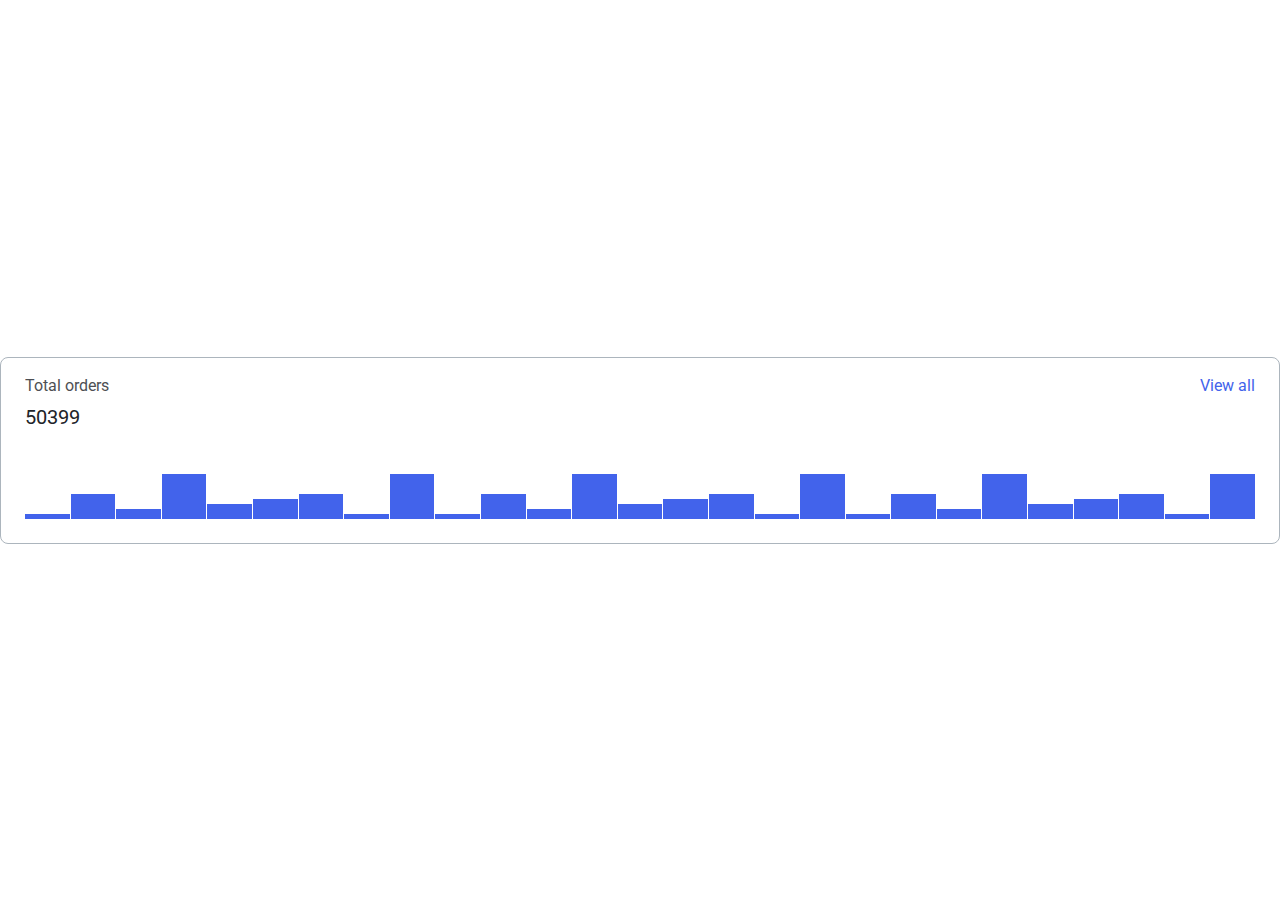
<file: 04-lection2/01-histogram/index.html>
<!DOCTYPE html>
<!-- Страница с гистограммой -->
<html lang="ru">
    <head>
        <link rel="stylesheet" href="../../assets/css/main.css">
        <link rel="stylesheet" href="./histogram.css">
    </head>
    <body>
        <div class="histogram">
            <div class="histogram__header">
                <p class="histogram__title">Total orders</p>
                <a href="#" class="histogram__link">View all</a>
            </div>
            <span class="histogram__total">50399</span>
            <div class="histogram__bars">
                <div class="histogram__bar" style="height: 10%"></div>
                <div class="histogram__bar" style="height: 50%"></div>
                <div class="histogram__bar" style="height: 20%"></div>
                <div class="histogram__bar" style="height: 90%"></div>
                <div class="histogram__bar" style="height: 30%"></div>
                <div class="histogram__bar" style="height: 40%"></div>
                <div class="histogram__bar" style="height: 50%"></div>
                <div class="histogram__bar" style="height: 10%"></div>
                <div class="histogram__bar" style="height: 90%"></div>
                <div class="histogram__bar" style="height: 10%"></div>
                <div class="histogram__bar" style="height: 50%"></div>
                <div class="histogram__bar" style="height: 20%"></div>
                <div class="histogram__bar" style="height: 90%"></div>
                <div class="histogram__bar" style="height: 30%"></div>
                <div class="histogram__bar" style="height: 40%"></div>
                <div class="histogram__bar" style="height: 50%"></div>
                <div class="histogram__bar" style="height: 10%"></div>
                <div class="histogram__bar" style="height: 90%"></div>
                <div class="histogram__bar" style="height: 10%"></div>
                <div class="histogram__bar" style="height: 50%"></div>
                <div class="histogram__bar" style="height: 20%"></div>
                <div class="histogram__bar" style="height: 90%"></div>
                <div class="histogram__bar" style="height: 30%"></div>
                <div class="histogram__bar" style="height: 40%"></div>
                <div class="histogram__bar" style="height: 50%"></div>
                <div class="histogram__bar" style="height: 10%"></div>
                <div class="histogram__bar" style="height: 90%"></div>
            </div>
        </div>
    </body>
</html>
</file>
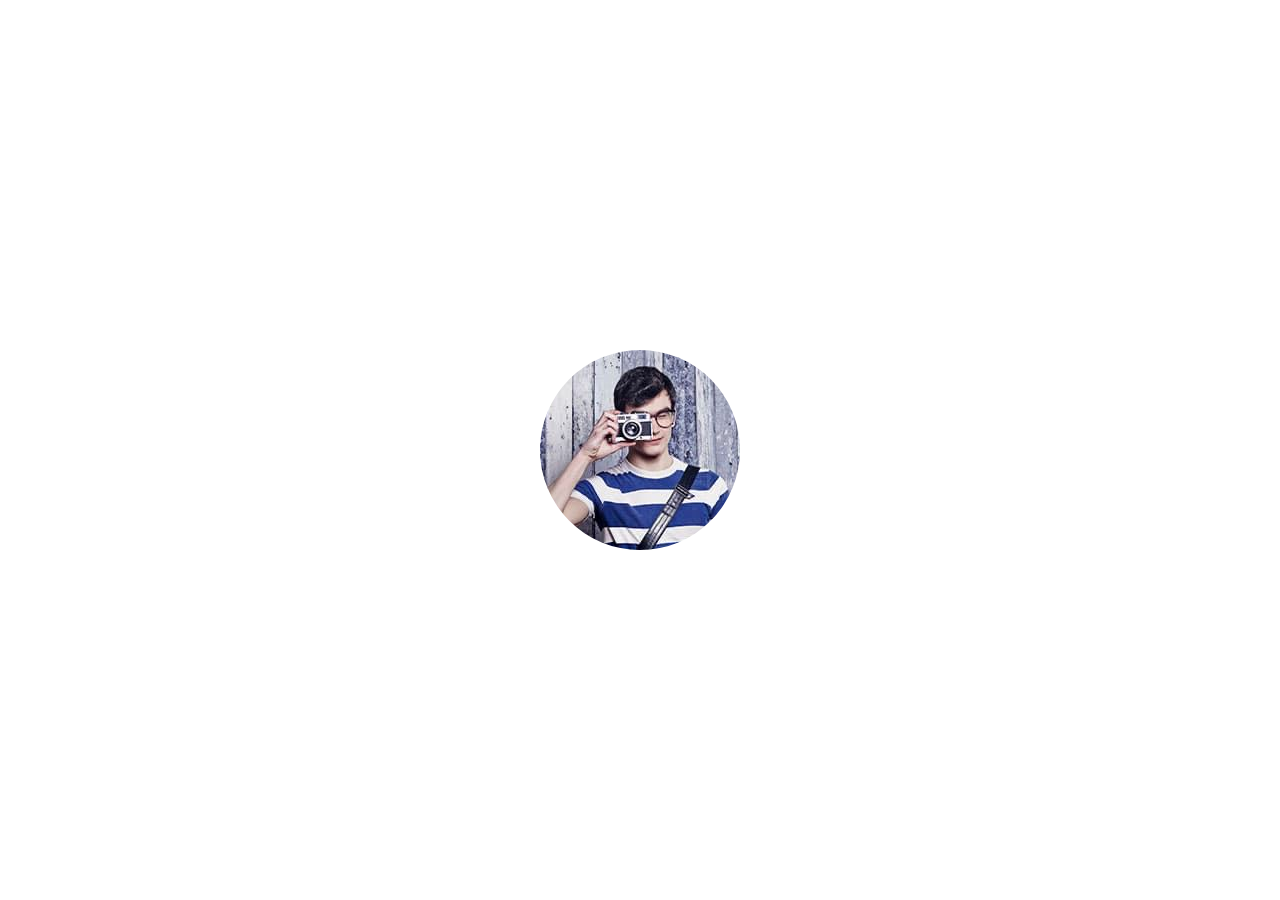
<file: 06-lection4/01-avatar/index.html>
<!DOCTYPE html>
<!-- Страница с аватаром -->
<html lang="ru">
    <head>
        <link rel="stylesheet" href="../../assets/css/main.css">
        <link rel="stylesheet" href="./avatar.css">
        <link rel="stylesheet" href="./index.css">
        <title>Avatar</title>
    </head>
    <body>
        <div class="avatar">
            <img class="avatar__image" src="./public/avatar-200.jpg">
        </div>
    </body>
</html>
</file>
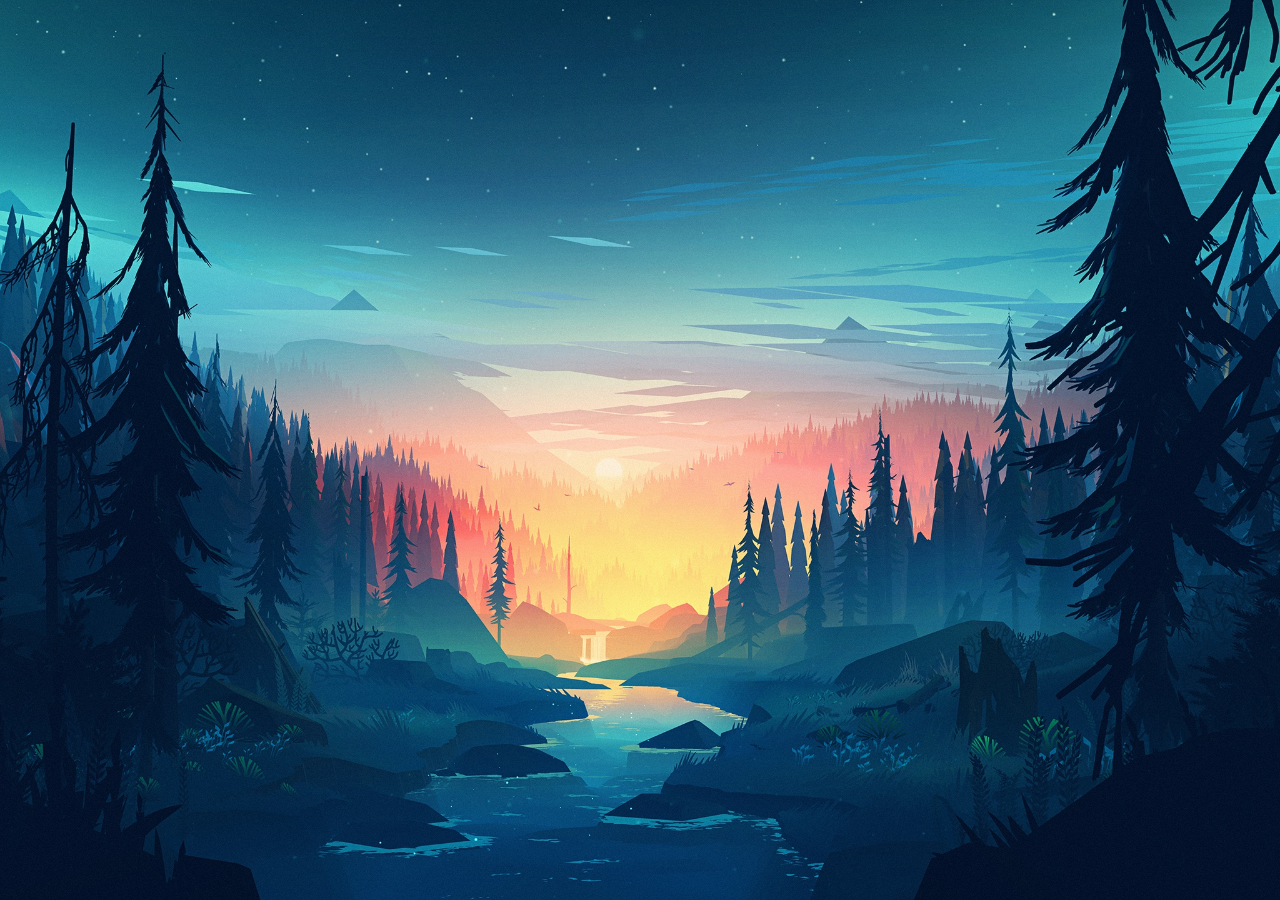
<file: 06-lection4/02-background-image/index.html>
<!DOCTYPE html>
<html lang="ru">
    <head>
        <link rel="stylesheet" href="../../assets/css/main.css">
        <link rel="stylesheet" href="./background-image.css">
    </head>
    <body class="background">
    </body>
</html>
</file>
<file: 04-lection2/01-histogram/histogram.css>
.histogram {
    width: 100%;
    border: 1px solid #ACB5BD;
    box-sizing: border-box;
    border-radius: 8px;
    background-color: #FFFFFF;
    padding: 16px 24px 24px 24px;
}

.histogram__bars {
    display: flex;
    justify-content: stretch;
    flex-wrap: nowrap;
    width: 100%;
    align-items: flex-end;
    flex-direction: row;
    height: 50px;
}

.histogram__bar {
    flex: 1 0 auto;
    margin-right: 1px;
    background: #4263EB;
}

.histogram__bar:last-child {
    margin-right: 0;
}

.histogram__header {
    display: flex;
    justify-content: space-between;
    margin-bottom: 6px;
}

.histogram__title {
    margin: 0;
    font-size: 16px;
    line-height: 24px;
    color: #212429;
    opacity: 0.8;
}

.histogram__link {
    display: block;
    color: #4263EB;
    font-size: 16px;
    line-height: 24px;
    margin-left: 20px;
    text-decoration: none;
}

.histogram__total {
    font-size: 20px;
    line-height: 26px;
    margin-bottom: 39px;
    display: block;
    color: #212429;
}
</file>
<file: 06-lection4/01-avatar/avatar.css>
.avatar {
    width: 200px;
    height: 200px;
    border-radius: 50%;
    overflow: hidden;
}

.avatar__image {
    width: 100%;
    height: 100%;
    object-fit: cover;
}
</file>
<file: 06-lection4/01-avatar/index.css>
html {
    margin: 0;
    height: 100%;
}

body {
    margin: 0;
    height: 100%;
    display: flex;
    justify-content: center;
    align-items: center;
}
</file>
<file: 06-lection4/02-background-image/background-image.css>
.background {
    width: 100vw;
    height: 100vh;
    background: url("./public/forest_2560.jpg");
    background-size: cover;
    background-repeat: no-repeat;
    background-position: center;
}

@media (max-width: 1024px) {
    .background{
        background: url("./public/forest_1024.jpg");
    }
}

@media (max-width: 768px) {
    .background{
        background: url("./public/forest_768.jpg");
    }
}

@media (max-width: 400px) {
    .background{
        background: url("./public/forest_400.jpg");
    }
}
</file>
<file: assets/css/main.css>
@import './normalize.css';
@import '../fonts/fonts.css';

:root {
    --white: #ffffff;
    --black: #212429;
    --pink: #F784AD;
    --purple: #7048E8;
    --blue: #374FC7;
    --red: #F03D3E;
    --grey-1: #F8F9FA;
    --grey-2: #DDE2E5;
    --grey-3: #ACB5BD;
    --grey-4: #495057;

    --error: var(--red);
    --success: var(--blue);

    --primary: var(--blue);
    --secondary: var(--purple);
}

* {
    font-family: 'Roboto', sans-serif;
    margin: 0;
}

body {
    height: 100vh;
    display: flex;
    justify-content: center;
    align-items: center;
}
</file>
